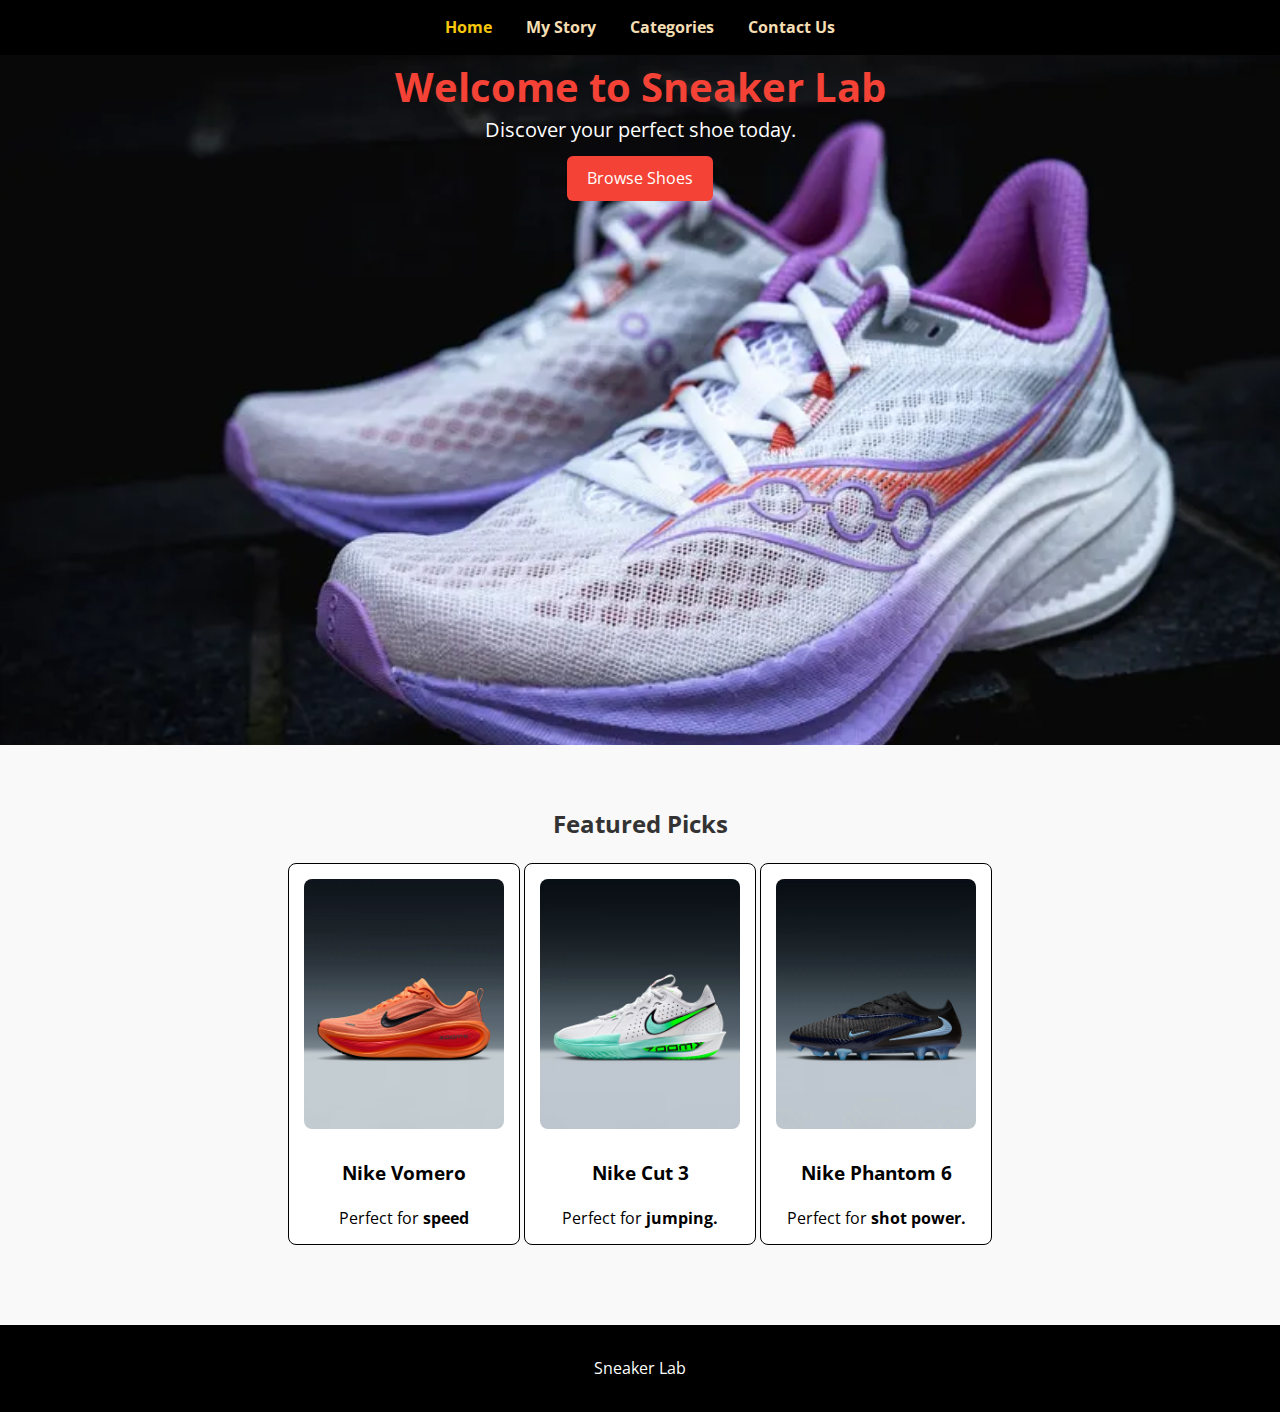
<file: index.html>
<html>
<head>
  <meta name="viewport" content="width=device-width, initial-scale=1">
  <title>Sneaker Lab</title>
  <link rel="stylesheet" href="main.css" />
</head>
<body>
  <header>
  <nav>
  <a href="index.html" class="active">Home</a>
  <a href="my_story.html">My Story</a>
  <a href="categories.html">Categories</a>
  <a href="contact.html">Contact Us</a>
  </nav>
  </header>

  <div class="Middle">
  <h1>Welcome to Sneaker Lab</h1>
  <p>Discover your perfect shoe today.</p>
  <a href="categories.html" class="button">Browse Shoes</a>
  </div>

  <div class="featured">
  <h2>Featured Picks</h2>
  <div class="cards">
  <a href="running.html" class="card">
  <img src="Nike Vomero.png" alt="Nike Vomero">
  <h3>Nike Vomero</h3>
  <p>Perfect for <strong>speed</strong></p>
  </a>
  
  <a href="basketball.html" class="card">
  <img src="NikeBasket.png" alt="Nike Cut 3">
  <h3>Nike Cut 3</h3>
  <p>Perfect for <strong>jumping.</strong></p>
  </a>
  
  <a href="soccer.html" class="card">
  <img src="PHANTOM6.png" alt="Nike Phantom 6">
  <h3>Nike Phantom 6</h3>
  <p>Perfect for <strong>shot power.</strong></p>
  </a>
  
  </div>
  </div>

<footer>
<p>Sneaker Lab</p>
</footer>

</body>
</html>
</file>
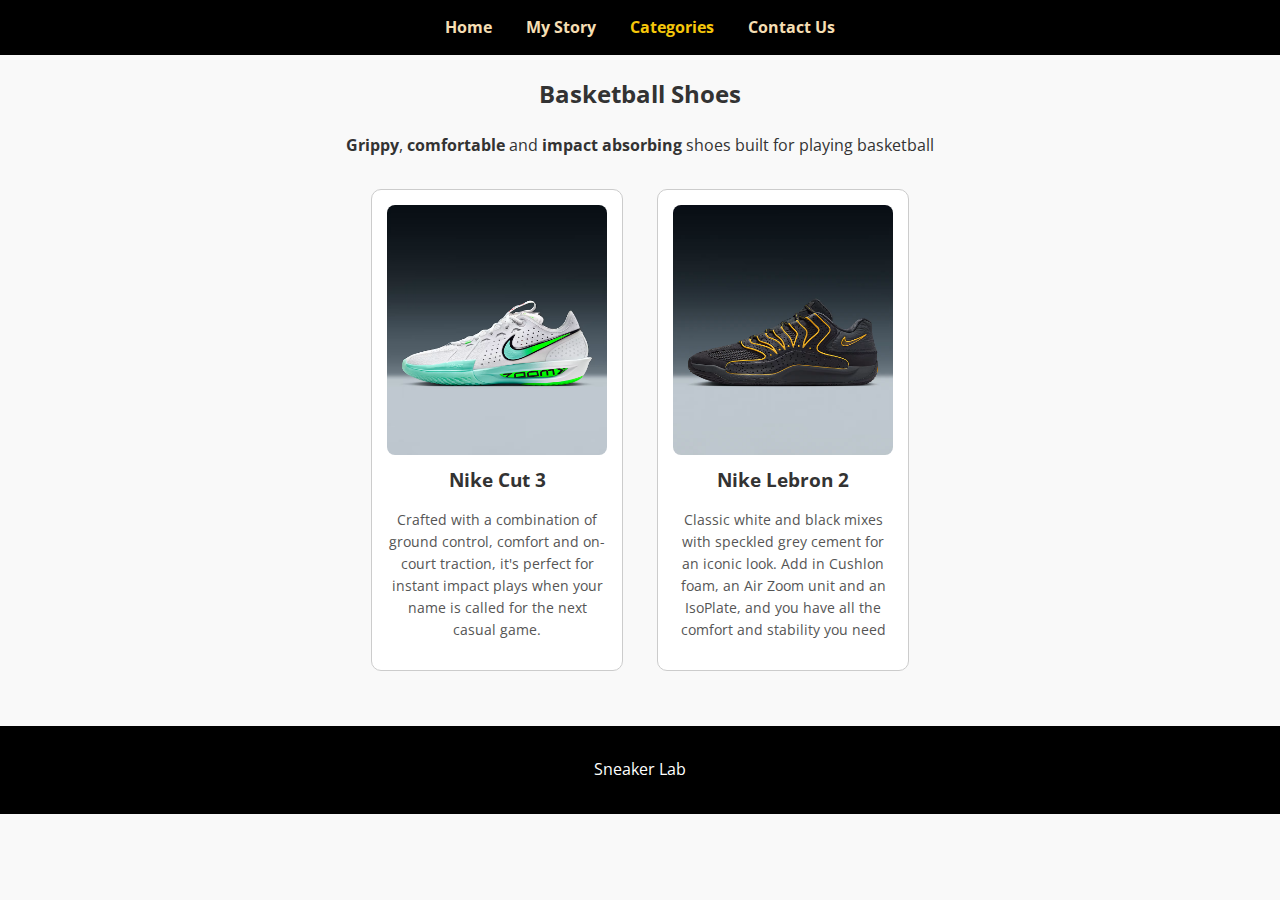
<file: basketball.html>
<html>
<head>
<meta name="viewport" content="width=device-width, initial-scale=1.0">
  <title>Sneaker Lab</title>
  <link rel="stylesheet" href="main.css">
</head>
<body>
  <header>
  <nav>
  <a href="index.html">Home</a>
  <a href="my_story.html">My Story</a>
  <a href="categories.html" class="active">Categories</a>
  <a href="contact.html">Contact Us</a>
  </nav>
  </header>

  <div class="category-title">
  <h2>Basketball Shoes</h2>
  <p><strong>Grippy</strong>, <strong>comfortable</strong> and <strong>impact absorbing</strong> shoes built for playing basketball</p>
  </div>

  <div class="shoes">

  <div class="Shoe">
  <img class="image" src="NikeBasket.png" alt="Nike Cut 3 G.T">
  <div class="specs">
  <div class="specs-Text">
    - Mesh and textile upper<br>
    - Forefoot Zoom Air unit for energy return<br>
    - Size: 7–13<br>
    - Price: $120
  </div>
  </div>
  <h3>Nike Cut 3</h3>
  <p>Crafted with a combination of ground control, comfort and on-court traction, 
    it's perfect for instant impact plays when your name is called for the next casual game.</p>
  </div>

  <div class="Shoe">
  <img class="image" src="basketball1.png" alt="Nike Lebron 2">
  <div class="specs">
  <div class="specs-Text">
    - Knitposite 2.0 upper<br>
    - Max Air unit in the heel and Zoom Air in the forefoot<br>
    - Size: 8–14<br>
    - Price: $200
  </div>
  </div>
  <h3>Nike Lebron 2</h3>
  <p>Classic white and black mixes with speckled grey cement for an iconic look. Add in Cushlon foam, 
    an Air Zoom unit and an IsoPlate, and you have all the comfort and stability you need</p>
  </div>

  </div>

  <footer>
  <p>Sneaker Lab</p>
  </footer>
</body>
</html>
</file>
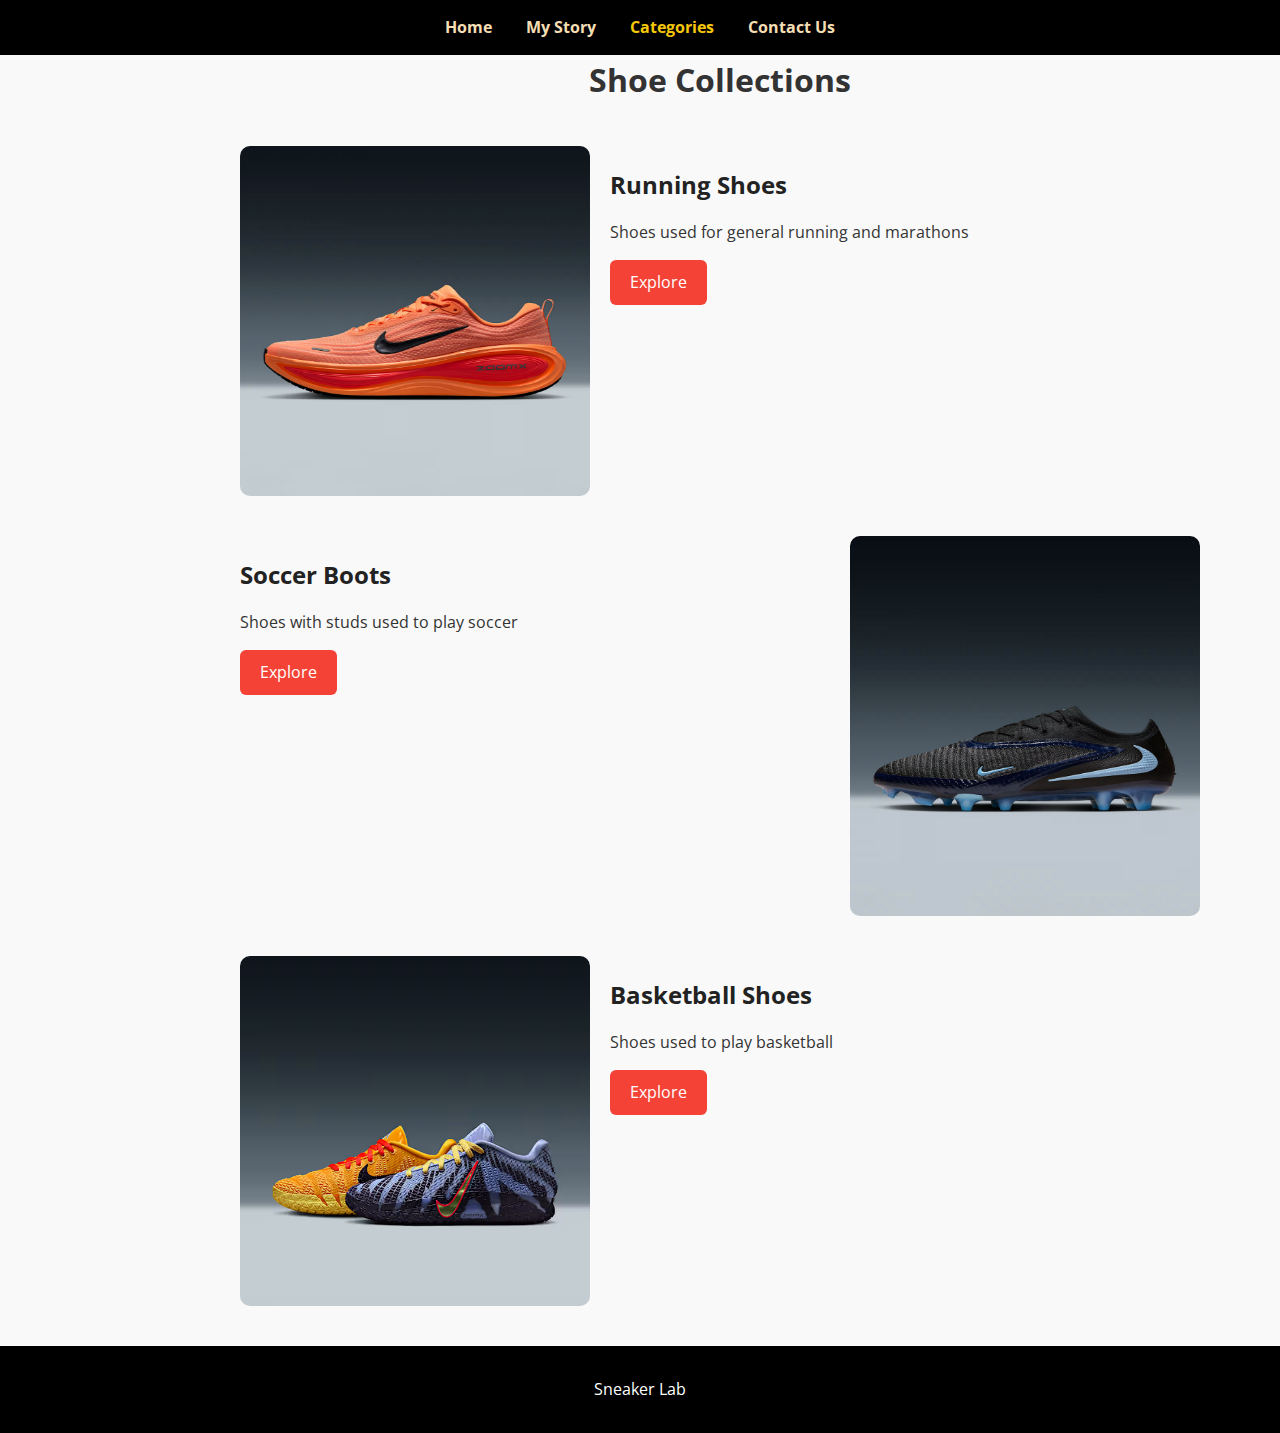
<file: categories.html>
<html>
<head>
  <meta name="viewport" content="width=device-width, initial-scale=1" />
  <title>Sneaker Lab</title>
  <link rel="stylesheet" href="main.css" />
</head>
<body>
  <header>
  <nav>
  <a href="index.html">Home</a>
  <a href="my_story.html">My Story</a>
  <a href="categories.html" class="active">Categories</a>
  <a href="contact.html">Contact Us</a>
  </nav>
  </header>

  <div class="categories">
  <h1>Shoe Collections</h1>

  <div class="row">
  <img src="Nike Vomero.png" alt="Running Shoes">
  <div class="row-text">
  <h2>Running Shoes</h2>
  <p> Shoes used for general running and marathons</p>
  <a href="running.html" class="button">Explore</a>
  </div>
  </div>

  <div class="row opp">
  <img src="PHANTOM6.png" alt="soccer boots">
  <div class="row-text">
  <h2>Soccer Boots</h2>
  <p>Shoes with studs used to play soccer</p>
  <a href="soccer.html" class="button">Explore</a>
  </div>
  </div>

  <div class="row">
  <img src="NikeBaskets.png" alt="Basketball Shoes">
  <div class="row-text">
  <h2>Basketball Shoes</h2>
  <p>Shoes used to play basketball</p>
  <a href="basketball.html" class="button">Explore</a>
  </div>
  </div>
  </div>

 <footer>
  <p>Sneaker Lab</p>
  </footer>

</body>
</html>
</file>
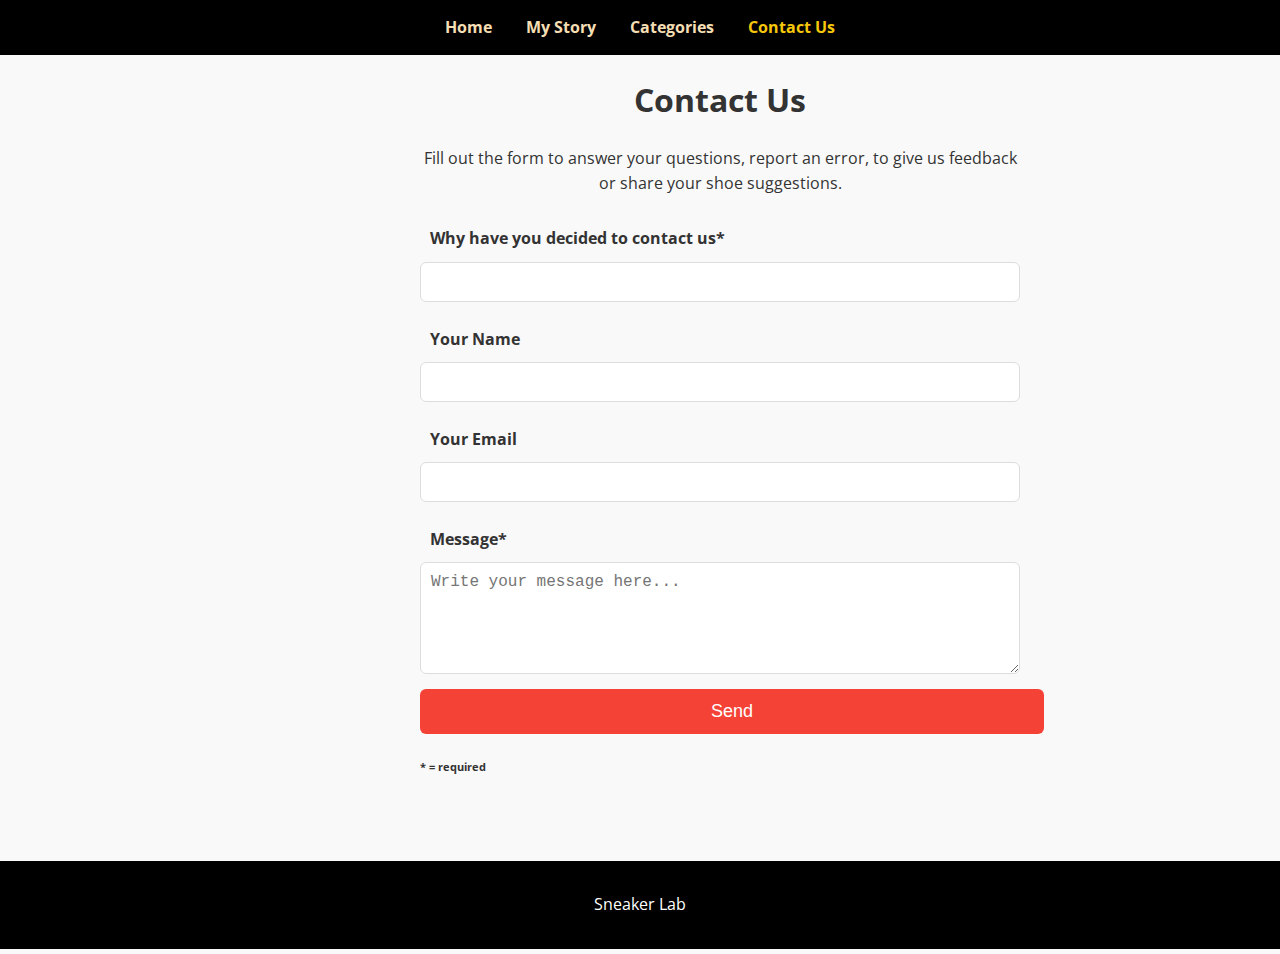
<file: contact.html>
<html>
<head>
  <meta name="viewport" content="width=device-width, initial-scale=1">
  <title>Sneaker Lab</title>
  <link rel="stylesheet" href="main.css">
</head>
<body>
  <header>
  <nav>
  <a href="index.html">Home</a>
  <a href="my_story.html">My Story</a>
  <a href="categories.html">Categories</a>
  <a href="contact.html" class="active">Contact Us</a>
  </nav>
  </header>

  <div class="contact">
  <h1>Contact Us</h1>
  <p>Fill out the form to answer your questions, report an error, to give us feedback or share your shoe suggestions.</p>
  <form class="contact-place">
  <label>Why have you decided to contact us*</label>
  <input type="text">

  <label>Your Name</label>
  <input type="text">
  
  <label>Your Email</label>
  <input type="text">

  <label>Message*</label>
  <textarea rows="5" placeholder="Write your message here..."></textarea>

  <button onclick="alert('Form submitted')">Send</button>
  </form>
  <h6>* = required</h6>
  </div>

<footer>
<p>Sneaker Lab</p>
</footer>

</body>
</html>
</file>
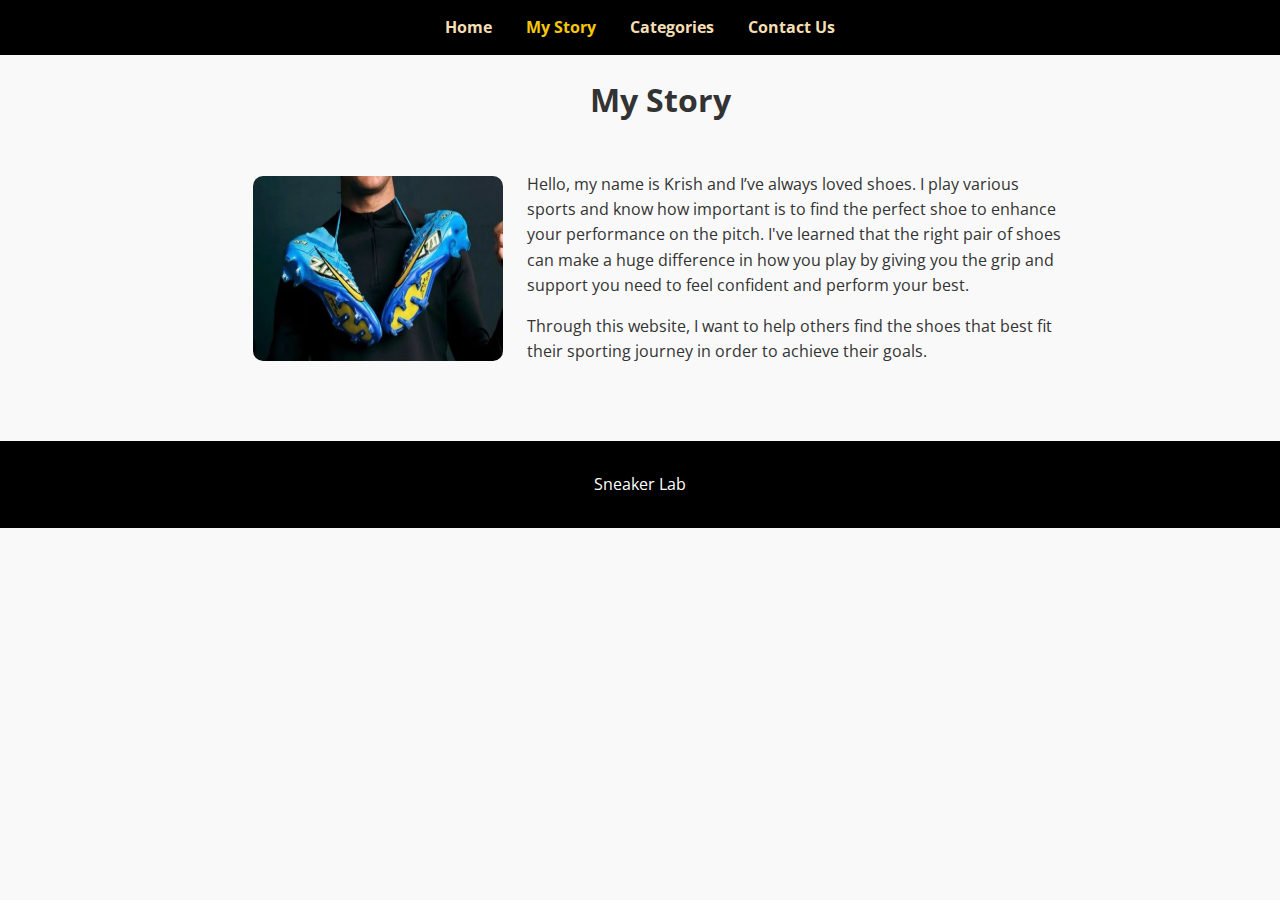
<file: my_story.html>
<html>
<head>
  <meta name="viewport" content="width=device-width, initial-scale=1">
  <title>Sneaker Lab</title>
  <link rel="stylesheet" href="main.css">
</head>
<body>
  <header>
  <nav>
  <a href="index.html">Home</a>
  <a href="my_story.html" class="active">My Story</a>
  <a href="categories.html">Categories</a>
  <a href="contact.html">Contact Us</a>
  </nav>
  </header>

  <div class="story">
  <h1>My Story</h1>

  <div class="story-story">
  <img src="boot5.png" alt="Krish" class="story-image1">
  <div class="story-text">
    <p>Hello, my name is Krish and I’ve always loved shoes. 
    I play various sports and know how important is to find 
    the perfect shoe to enhance your performance on the pitch.
    I've learned that the right pair of shoes can make a huge 
    difference in how you play by giving you the grip and support you need to feel confident and perform your best.
    </p>

    <p> Through this website, I want to help others find the shoes that 
    best fit their sporting journey in order to achieve their goals.</p>
  </div>
  </div>
  </div>
     
  <footer>
  <p>Sneaker Lab</p>
  </footer>

</body>
</html>
</file>
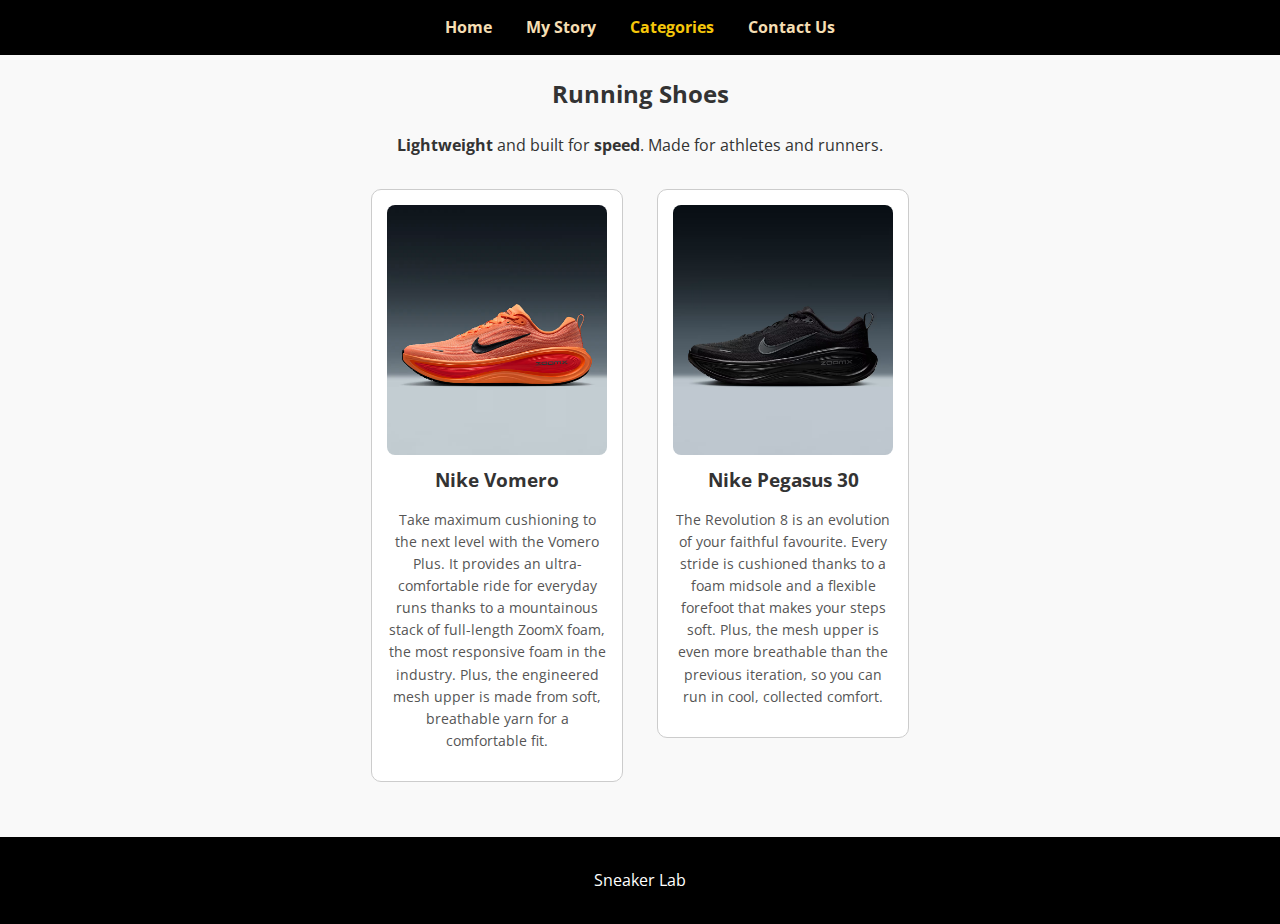
<file: running.html>
<html>
<head>
  <meta name="viewport" content="width=device-width, initial-scale=1.0">
  <title>Sneaker Lab</title>
  <link rel="stylesheet" href="main.css">
</head>
<body>
  <header>
  <nav>
  <a href="index.html">Home</a>
  <a href="my_story.html">My Story</a>
  <a href="categories.html" class="active">Categories</a>
  <a href="contact.html">Contact Us</a>
  </nav>
  </header>

  <div class="category-title">
  <h2>Running Shoes</h2>
  <p><strong>Lightweight</strong> and built for <strong>speed</strong>. Made for athletes and runners.</p>
  </div>

  <div class="shoes">

  <div class="Shoe">
  <img class="image" src="Nike Vomero.png" alt="Nike Vomero">
  <div class="specs">
  <div class="specs-Text">
    - Lightweight Mesh<br>
    - Rubber Sole<br>
    - Size: 7–12<br>
    - Price: $220
  </div>
  </div>
  <h3>Nike Vomero</h3>
  <p>Take maximum cushioning to the next level with the Vomero Plus. It provides an ultra-comfortable ride for everyday runs thanks to a mountainous stack 
    of full-length ZoomX foam, the most responsive foam in the industry. 
    Plus, the engineered mesh upper is made from soft, breathable yarn for a comfortable fit.</p>
  </div>

  <div class="Shoe">
  <img class="image" src="NikeRunning2.png" alt="Nike Pegasus 30">
  <div class="specs">
  <div class="specs-Text">
    - Engineered mesh upper<br>
    - React foam midsole with Zoom Air units in the forefoot and heel<br>
    - Size: 6–12<br>
    - Price: $130
  </div>
  </div>
  <h3>Nike Pegasus 30</h3>
  <p>The Revolution 8 is an evolution of your faithful favourite. Every stride is cushioned thanks 
    to a foam midsole and a flexible forefoot that makes your steps soft. 
    Plus, the mesh upper is even more breathable than the previous iteration, so you can run in cool, collected comfort.</p>
    </div>

  </div>

  <footer>
  <p>Sneaker Lab</p>
  </footer>
</body>
</html>
</file>
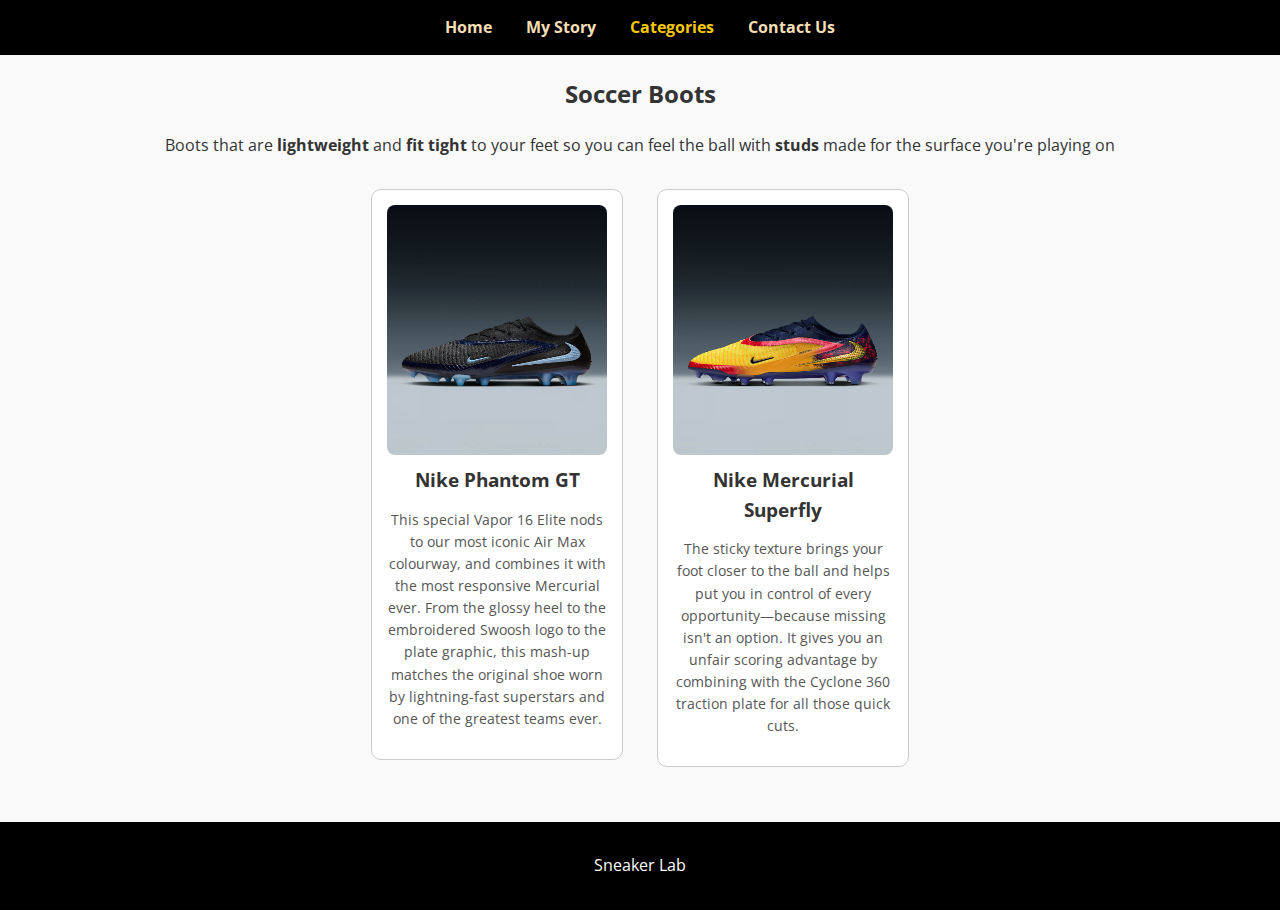
<file: soccer.html>
<html>
<head>
  <meta name="viewport" content="width=device-width, initial-scale=1.0">
  <title>Sneaker Lab</title>
  <link rel="stylesheet" href="main.css">
</head>
<body>
  <header>
  <nav>
  <a href="index.html">Home</a>
  <a href="my_story.html">My Story</a>
  <a href="categories.html" class="active">Categories</a>
  <a href="contact.html">Contact Us</a>
  </nav>
  </header>

  <div class="category-title">
  <h2>Soccer Boots</h2>
  <p>Boots that are <strong>lightweight</strong> and <strong>fit tight</strong> 
    to your feet so you can feel the ball with <strong>studs</strong> made for the surface you're playing on</p>
  </div>

<div class="shoes">
  <div class="Shoe">
  <img class="image" src="PHANTOM6.png" alt="Nike Phantom 6">
  <div class="specs">
  <div class="specs-Text">
    - Vaporposite+ upper<br>
    - Zoom Air unit in the soleplate for responsive cushioning<br>
    - Size: 5–11<br>
    - Price: $275
  </div>
  </div>
  <h3>Nike Phantom GT</h3>
  <p> This special Vapor 16 Elite nods to our most iconic Air Max colourway, and combines it with
      the most responsive Mercurial ever. From the glossy heel to the embroidered Swoosh logo to the plate graphic, 
      this mash-up matches the original shoe worn by lightning-fast superstars and one of the greatest teams ever.</p>
  </div>

  <div class="Shoe">
  <img class="image" src="Soccer1.png" alt="Nike Mercurial Superfly">
  <div class="specs">
  <div class="specs-Text">
    - Flyknit upper with Generative Texture<br>
    - Hyperquick System soleplate<br>
    - Size: 6–12<br>
    - Price: $120
  </div>
  </div>
  <h3>Nike Mercurial Superfly</h3>
  <p>The sticky texture brings your foot closer to the ball and helps put you 
    in control of every opportunity—because missing isn't an option. It gives you an unfair scoring 
    advantage by combining with the Cyclone 360 traction plate for all those quick cuts.</p>
  </div>

  </div>

  <footer>
  <p>Sneaker Lab</p>
  </footer>
</body>
</html>
</file>
<file: main.css>
@import url('https://fonts.googleapis.com/css2?family=Open+Sans:ital,wght@0,300..800;1,300..800&display=swap');
body {
  font-family: "Open Sans";
  background-color: #fff;
  color: #333;
  line-height: 1.58;
  margin: 0;
  padding: 0;
}

header {
  background: #000;
  padding: 15px;
  text-align: center;
}

nav a {
  color: white;
  text-decoration: none;
  margin: 15px;
  font-weight: bold;
}

nav a:hover {
  color: #f44336;
}

nav a.active {
  color: #2196f3;
}

.Middle {
  height: 690px;
  color: rgb(255, 255, 255);
  text-align: center;
  background-image: url("Fast Shoe.png");
  background-repeat: no-repeat;
  background-attachment: fixed;
  background-size: cover;
}

.Middle h1 {
  font-size: 40px;
  margin-bottom: 10px;
  color: #f44336;
}

.Middle p {
  font-size: 20px;
  margin-bottom: 10px;
  margin-top: -14px;
}

.button {
  display: inline-block;
  padding: 24px;
  background: #f44336;
  color: white;
  border-radius: 6px;
  text-decoration: none;
}

.button:hover {
  background: #c62828;
}

.featured {
  text-align: center;
  padding: 40px;
  background: #f9f9f9;
}

.featured h2 {
  margin-bottom: 20px;
}

.cards {
  text-align: center; 
}

.card {
  background: white;
  width: 200px;
  height: 350px;
  text-align: center;
  display: inline-block;
  border: 1px solid #000000;
  border-radius: 8px;
  padding: 15px;
  color: #000;
  text-decoration: none;
  transition: transform 0.3s;
}

.card:hover {
  transform: scale(1.05);
}


.card img {
  width: 100%;
  border-radius: 8px;
  margin-bottom: 10px;
}

footer {
  background: #000;
  color: white;
  text-align: center;
  padding: 15px;
  margin-top: 40px;
}

h1 {
  margin: 0;
  padding: 0;
}

body {
  background: #f9f9f9;
  color: #333;
  margin: 0;
  padding: 0;
}

header {
  background: #000;
  padding: 15px;
  text-align: center;
}

nav a {
  color: wheat;
  margin: 15px;
  font-weight: bold;
}

nav a:hover {
  color: #f44336;
}

nav a.active {
  color: #f6c70a;
}

.categories {
  width: 1000px;
  margin-left: 220px; 
  margin-right: 220px; 
}

.categories h1 {
  text-align: center;
  margin-bottom: 40px;
}

.row {
  overflow: scroll; 
  margin-bottom: 40px;
  margin-left: 20px;
}

.row img {
  width: 350px;
  height: 350px;
  border-radius: 10px;
  float: left;
  margin-right: 20px;
}

.row.opp img {
  float: right;
  margin-left: 20px;
  width: 350px;
  height: 380px;
  border-radius: 10px;
}


.row-text h2 {
  margin-bottom: 10px;
  color: #222;
}

.row-text p {
  margin-bottom: 15px;
}

.button {
  display: inline-block;
  padding-top: 10px;
  padding-right: 20px;
  padding-bottom: 10px;
  padding-left: 20px;
  background: #f44336;
  color: white;
  border-radius: 6px;
}

.button:hover {
  background: #9f0000;
}
  
.story {
  max-width: 1000px;
  margin-left: 190px; 
  margin-right: 150px;
  padding: 20px;
}

.story h1 {
  text-align: center;
  margin-bottom: 30px;
}

.story-story {
  text-align: center;
}

.story-image1 {
  margin-top: 20px;
  display: inline-block;
  width: 250px;
  height: 185px;
  border-radius: 10px;
  margin-right: 20px;
  vertical-align: top;
}

.story-text {
  display: inline-block;
  width: 60%;
  text-align: left;
  vertical-align: top;
}

.contact {
  width: 600px;
  margin-left: 400px; 
  margin-right: 370px;
  padding: 20px;
  background: #f9f9f9;
}

.contact h1 {
  text-align: center;
  margin-bottom: 20px;
}

.contact p {
  text-align: center;
  margin-bottom: 30px;
}

.contact-place label {
  display: block;
  margin: 10px;
  font-weight: bold;
}

.contact-place input{
  width: 100%;
  padding: 10px;
  border: 1px solid #ddd;
  border-radius: 6px;
  margin-bottom: 15px;
  font-size: 16px;
}
.contact-place textarea {
  width: 100%;
  padding: 10px;
  border: 1px solid #ddd;
  border-radius: 6px;
  margin-bottom: 15px;
  font-size: 16px;
}

.contact-place button {
  display: block;
  width: 104%;
  padding: 12px;
  background: #f44336;
  color: white;
  border: none ;
  border-radius: 6px;
  font-size: 18px;
  cursor: pointer;
}

.contact-place button:hover {
  background: #c62828;
}

.row {
  position: relative;
  animation-name: Slide;
  animation-duration: 2s;
}

@keyframes Slide {
  0%   {left:250px; top:0px;}
  100% {left:0px; top:0px;}
}

.row.opp {
  position: relative;
  animation-name: Slide2;
  animation-duration: 2s;
}

@keyframes Slide2 {
  0%   {right:250px; top:0px;}
  100% {right:0px; top:0px;}
}

.contact {
  position: relative;
  animation-name: SlideUP;
  animation-duration: 2s;
}

@keyframes SlideUP {
  0%   {right:0px; top:150px;}
  100% {right:0px; top:0px;}
}

.category-title {
  text-align: center;
}

.shoes {
  text-align: center;
}

.Shoe {
  display: inline-block;
  position: relative;   
  width: 220px;
  margin: 15px;
  padding: 15px;
  background: white;
  border: 1px solid #ccc;
  border-radius: 10px;
  vertical-align: top;
  transition: transform 0.3s;
}

.Shoe img {
  width: 100%;
  height: 250px;
  border-radius: 8px;
}

.Shoe:hover {
  transform: scale(1.05);
  border-color: #666;
}

.Shoe h3 {
  margin: 10px 0;
}

.Shoe p {
  font-size: 14px;
  color: #555;
}

.Shoe button:hover {
  background: #d32f2f;
}

.image {
  opacity: 1;
  display: block;
  width: 100%;
  height: 200px;
  transition: 0.5s ease;
  border-radius: 10px;
}

.specs {
  transition: 0.5s ease;
  opacity: 0;
  position: absolute;
  top: 30%;
  left: 50%;
  transform: translate(-50%, -50%);
  text-align: center;
}

.Shoe:hover .image {
  opacity: 0.25;
}

.Shoe:hover .specs {
  opacity: 1;
}

.specs-Text {
  color: rgb(0, 0, 0);
  font-size: 15px;
  border-radius: 8px;
  line-height: 1.4;
  font-weight: bold;
}
</file>
